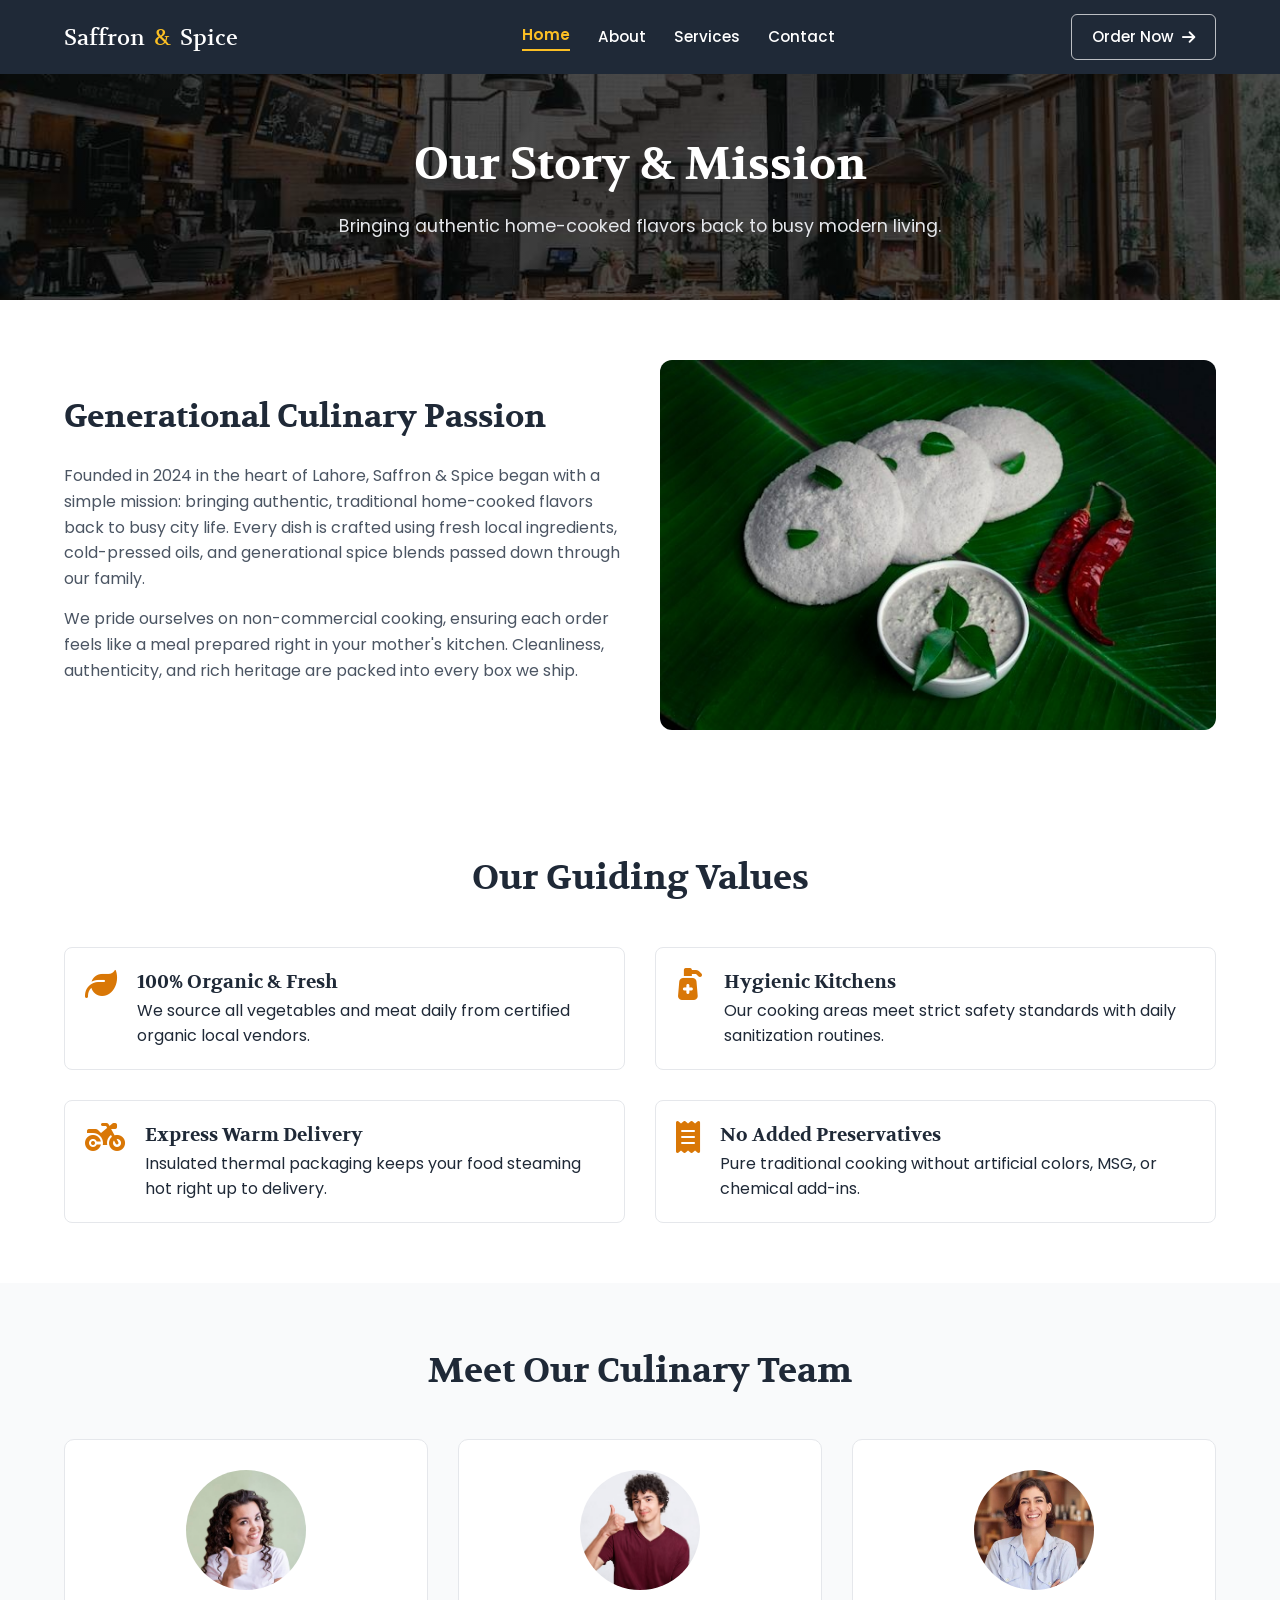
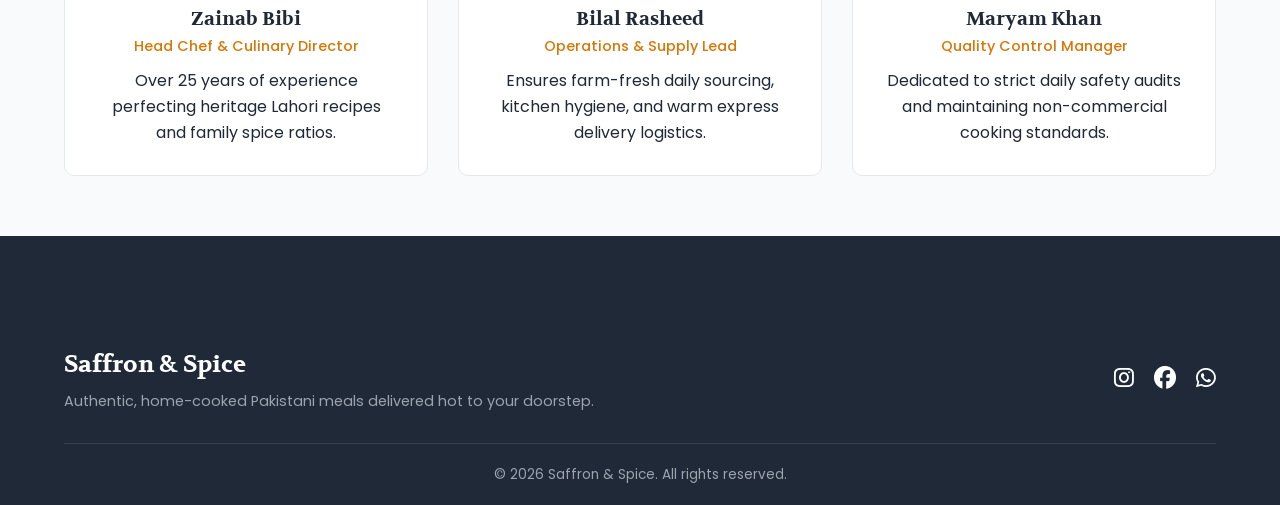
<file: index.html>
<!DOCTYPE html>
<html lang="en">
<head>
    <meta charset="UTF-8">
    <meta name="viewport" content="width=device-width, initial-scale=1.0">
    <title>Saffron & Spice — Authentic Homemade Meals</title>
    <meta name="description" content="Learn about Saffron & Spice, our traditional Pakistani culinary roots, and the passionate team behind our homemade food delivery in Lahore.">
    <!-- Favicon -->
    <link rel="icon" href="assets/icon.svg" type="image/x-icon">
    <!-- Google Fonts & Icons -->
    <link rel="preconnect" href="https://fonts.googleapis.com">
    <link rel="preconnect" href="https://fonts.gstatic.com" crossorigin>
    <link href="https://fonts.googleapis.com/css2?family=Poppins:wght@400;500;600&family=Volkhov:wght@700&display=swap" rel="stylesheet">
    <link rel="stylesheet" href="https://cdnjs.cloudflare.com/ajax/libs/font-awesome/6.5.0/css/all.min.css">
    <link rel="stylesheet" href="style.css">
</head>
<body>

    <!-- Navigation -->
    <header>
        <nav class="site-nav" aria-label="Main navigation">
            <a href="index.html" class="brand" aria-label="Saffron and Spice home">Saffron <span>&amp;</span> Spice</a>
            <button class="menu-toggle" type="button" aria-expanded="false" aria-controls="primary-menu" aria-label="Open navigation menu">
                <i class="fa-solid fa-bars" aria-hidden="true"></i>
            </button>
            <div class="nav-menu" id="primary-menu">
                <div class="nav-links">
                    <a href="index.html">Home</a>
                    <a href="about.html">About</a>
                    <a href="services.html">Services</a>
                    <a href="contact.html">Contact</a>
                </div>
                <a href="contact.html" class="nav-cta">Order Now <i class="fa-solid fa-arrow-right" aria-hidden="true"></i></a>
            </div>
        </nav>
    </header>

    <!-- Page Header Banner -->
    <section class="page-header">
        <h1>Our Story & Mission</h1>
        <p>Bringing authentic home-cooked flavors back to busy modern living.</p>
    </section>

    <!-- Detailed Story Section -->
    <section class="about-section container">
        <div class="about-grid">
            <div class="about-text">
                <h2>Generational Culinary Passion</h2>
                <p>Founded in 2024 in the heart of Lahore, Saffron & Spice began with a simple mission: bringing authentic, traditional home-cooked flavors back to busy city life. Every dish is crafted using fresh local ingredients, cold-pressed oils, and generational spice blends passed down through our family.</p>
                <p>We pride ourselves on non-commercial cooking, ensuring each order feels like a meal prepared right in your mother's kitchen. Cleanliness, authenticity, and rich heritage are packed into every box we ship.</p>
            </div>
            <div class="about-image">
                <img src="assets/photo1.webp" alt="Fresh traditional Pakistani dishes" width="600" height="400" loading="lazy" decoding="async">
            </div>
        </div>
    </section>

    <!-- Why Us Grid -->
    <section class="why-us-section container">
        <h2 class="section-title">Our Guiding Values</h2>
        <div class="why-us-grid">
            <div class="benefit-item">
                <i class="fa-solid fa-leaf benefit-icon"></i>
                <div>
                    <h3>100% Organic & Fresh</h3>
                    <p>We source all vegetables and meat daily from certified organic local vendors.</p>
                </div>
            </div>
            <div class="benefit-item">
                <i class="fa-solid fa-pump-medical benefit-icon"></i>
                <div>
                    <h3>Hygienic Kitchens</h3>
                    <p>Our cooking areas meet strict safety standards with daily sanitization routines.</p>
                </div>
            </div>
            <div class="benefit-item">
                <i class="fa-solid fa-motorcycle benefit-icon"></i>
                <div>
                    <h3>Express Warm Delivery</h3>
                    <p>Insulated thermal packaging keeps your food steaming hot right up to delivery.</p>
                </div>
            </div>
            <div class="benefit-item">
                <i class="fa-solid fa-receipt benefit-icon"></i>
                <div>
                    <h3>No Added Preservatives</h3>
                    <p>Pure traditional cooking without artificial colors, MSG, or chemical add-ins.</p>
                </div>
            </div>
        </div>
    </section>

    <!-- Required Team Section -->
    <section class="team-section bg-light">
        <div class="container">
            <h2 class="section-title">Meet Our Culinary Team</h2>
            <div class="team-grid">
                <div class="card team-card">
                    <img src="assets/image2.webp" alt="Executive Chef Zainab" class="team-img" width="120" height="120" loading="lazy" decoding="async">
                    <h3>Zainab Bibi</h3>
                    <p class="team-role">Head Chef & Culinary Director</p>
                    <p>Over 25 years of experience perfecting heritage Lahori recipes and family spice ratios.</p>
                </div>
                <div class="card team-card">
                    <img src="assets/image3.webp" alt="Operations Lead Bilal" class="team-img" width="120" height="120" loading="lazy" decoding="async">
                    <h3>Bilal Rasheed</h3>
                    <p class="team-role">Operations & Supply Lead</p>
                    <p>Ensures farm-fresh daily sourcing, kitchen hygiene, and warm express delivery logistics.</p>
                </div>
                <div class="card team-card">
                    <img src="assets/image1.webp" alt="Quality Manager Maryam" class="team-img" width="120" height="120" loading="lazy" decoding="async">
                    <h3>Maryam Khan</h3>
                    <p class="team-role">Quality Control Manager</p>
                    <p>Dedicated to strict daily safety audits and maintaining non-commercial cooking standards.</p>
                </div>
            </div>
        </div>
    </section>

    <!-- Footer -->
    <footer class="footer">
        <div class="container footer-content">
            <div class="footer-info">
                <h3>Saffron & Spice</h3>
                <p>Authentic, home-cooked Pakistani meals delivered hot to your doorstep.</p>
            </div>
            <div class="social-links">
                <a href="#" aria-label="Instagram"><i class="fa-brands fa-instagram"></i></a>
                <a href="#" aria-label="Facebook"><i class="fa-brands fa-facebook"></i></a>
                <a href="#" aria-label="WhatsApp"><i class="fa-brands fa-whatsapp"></i></a>
            </div>
        </div>
        <div class="copyright">
            <p>© 2026 Saffron & Spice. All rights reserved.</p>
        </div>
    </footer>

    <script src="script.js"></script>

</body>
</html>
</file>
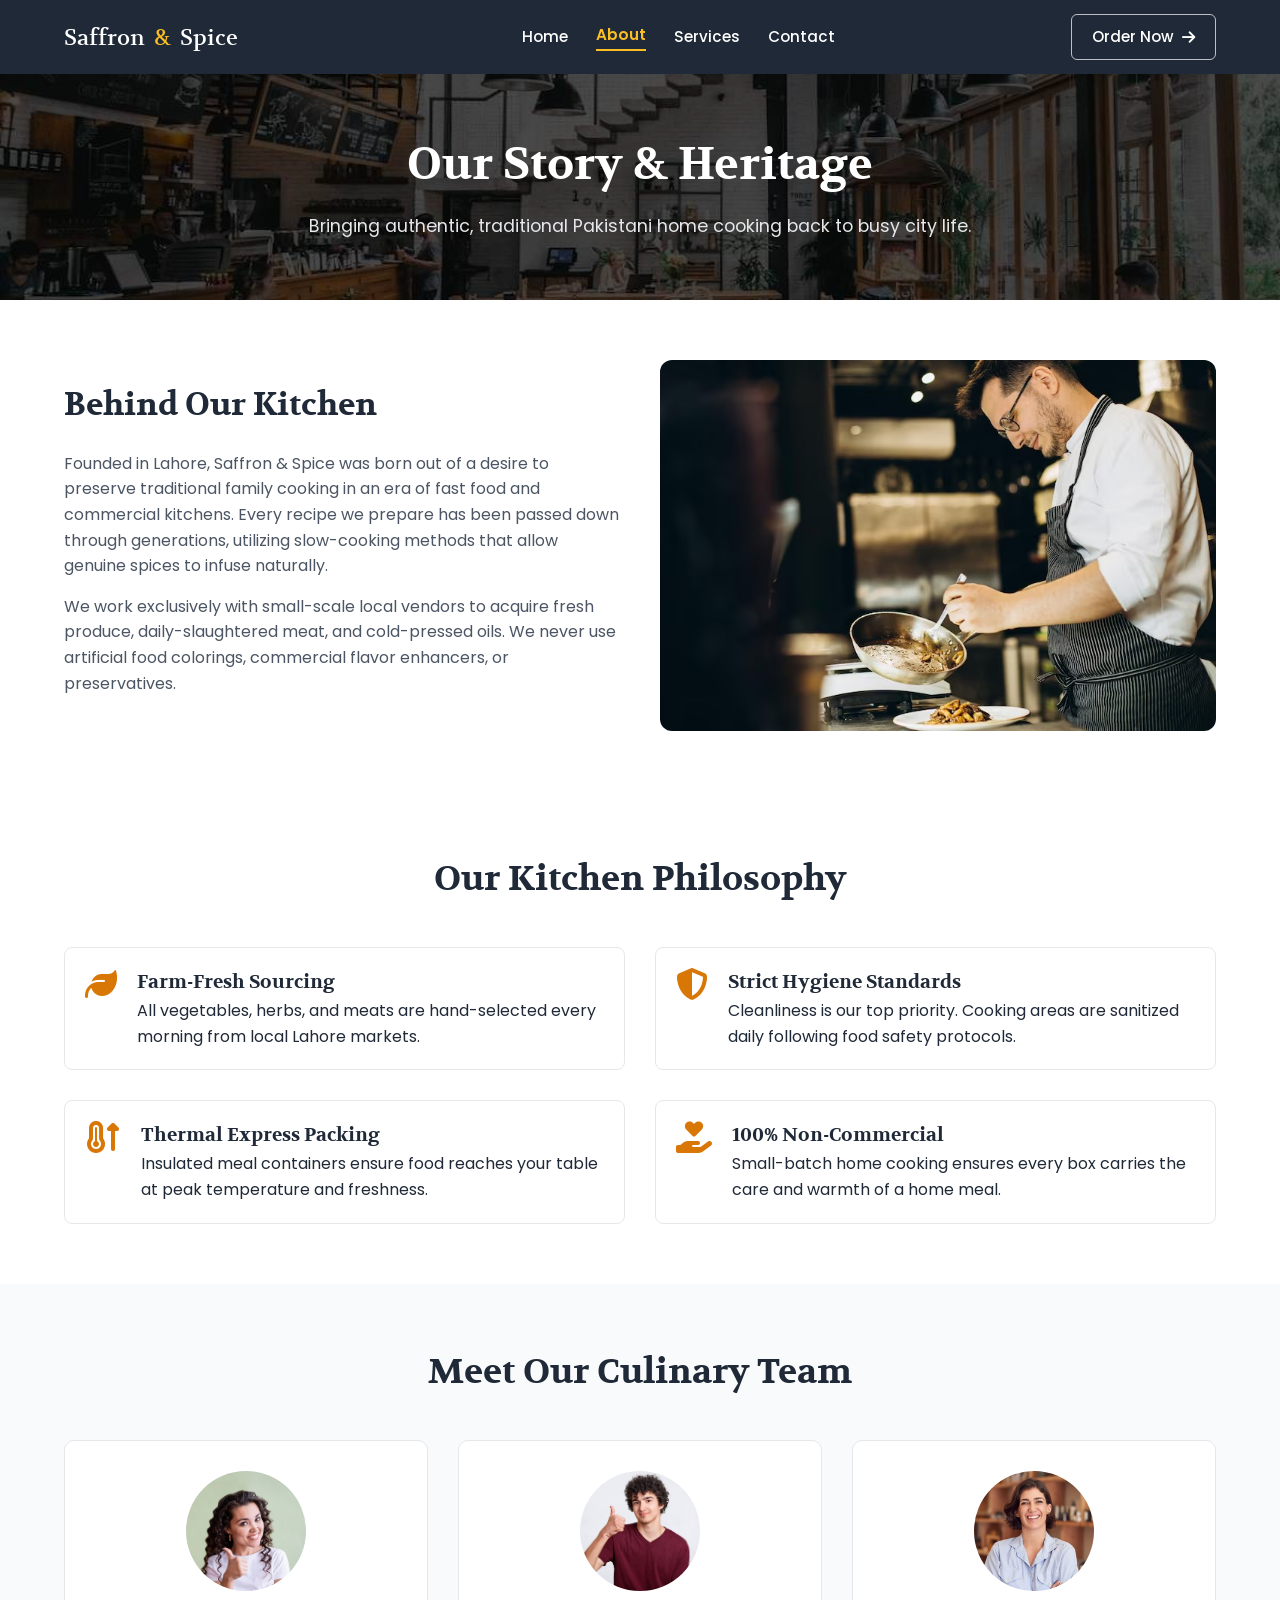
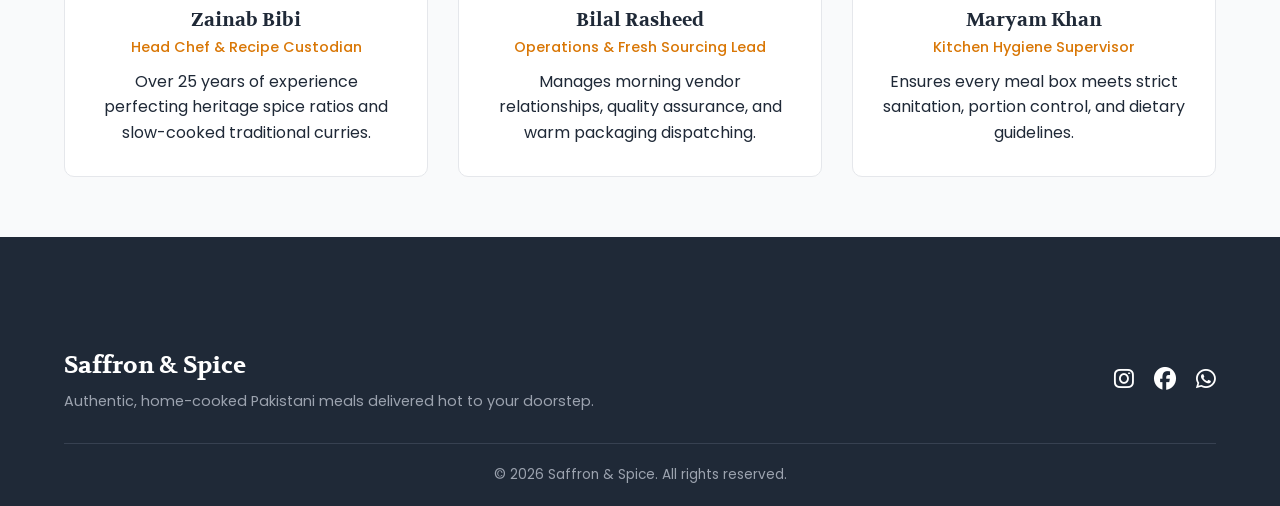
<file: about.html>
<!DOCTYPE html>
<html lang="en">
<head>
    <meta charset="UTF-8">
    <meta name="viewport" content="width=device-width, initial-scale=1.0">
    <title>About Us — Saffron & Spice</title>
    <meta name="description" content="Discover our culinary journey, heritage recipes, and meet the passionate kitchen team behind Saffron & Spice in Lahore.">
    <link rel="icon" href="assets/icon.svg" type="image/x-icon">
    <link rel="preconnect" href="https://fonts.googleapis.com">
    <link rel="preconnect" href="https://fonts.gstatic.com" crossorigin>
    <link href="https://fonts.googleapis.com/css2?family=Poppins:wght@400;500;600&family=Volkhov:wght@700&display=swap" rel="stylesheet">
    <link rel="stylesheet" href="https://cdnjs.cloudflare.com/ajax/libs/font-awesome/6.5.0/css/all.min.css">
    <link rel="stylesheet" href="style.css">
</head>
<body>

    <!-- Header Navigation -->
    <header>
        <nav class="site-nav" aria-label="Main navigation">
            <a href="index.html" class="brand">Saffron <span>&amp;</span> Spice</a>
            <button class="menu-toggle" type="button" aria-expanded="false" aria-controls="primary-menu" aria-label="Open navigation menu">
                <i class="fa-solid fa-bars" aria-hidden="true"></i>
            </button>
            <div class="nav-menu" id="primary-menu">
                <div class="nav-links">
                    <a href="index.html">Home</a>
                    <a href="about.html">About</a>
                    <a href="services.html">Services</a>
                    <a href="contact.html">Contact</a>
                </div>
                <a href="contact.html" class="nav-cta">Order Now <i class="fa-solid fa-arrow-right" aria-hidden="true"></i></a>
            </div>
        </nav>
    </header>

    <!-- Page Banner -->
    <section class="page-header">
        <h1>Our Story &amp; Heritage</h1>
        <p>Bringing authentic, traditional Pakistani home cooking back to busy city life.</p>
    </section>

    <!-- Deep Dive Story -->
    <section class="about-section container">
        <div class="about-grid">
            <div class="about-text">
                <h2>Behind Our Kitchen</h2>
                <p>Founded in Lahore, Saffron &amp; Spice was born out of a desire to preserve traditional family cooking in an era of fast food and commercial kitchens. Every recipe we prepare has been passed down through generations, utilizing slow-cooking methods that allow genuine spices to infuse naturally.</p>
                <p>We work exclusively with small-scale local vendors to acquire fresh produce, daily-slaughtered meat, and cold-pressed oils. We never use artificial food colorings, commercial flavor enhancers, or preservatives.</p>
            </div>
            <div class="about-image">
                <img src="assets/about.webp" alt="Traditional home-cooked Pakistani meal setup">
            </div>
        </div>
    </section>

    <!-- Guiding Core Values -->
    <section class="why-us-section container">
        <h2 class="section-title">Our Kitchen Philosophy</h2>
        <div class="why-us-grid">
            <div class="benefit-item">
                <i class="fa-solid fa-leaf benefit-icon"></i>
                <div>
                    <h3>Farm-Fresh Sourcing</h3>
                    <p>All vegetables, herbs, and meats are hand-selected every morning from local Lahore markets.</p>
                </div>
            </div>
            <div class="benefit-item">
                <i class="fa-solid fa-shield-halved benefit-icon"></i>
                <div>
                    <h3>Strict Hygiene Standards</h3>
                    <p>Cleanliness is our top priority. Cooking areas are sanitized daily following food safety protocols.</p>
                </div>
            </div>
            <div class="benefit-item">
                <i class="fa-solid fa-temperature-arrow-up benefit-icon"></i>
                <div>
                    <h3>Thermal Express Packing</h3>
                    <p>Insulated meal containers ensure food reaches your table at peak temperature and freshness.</p>
                </div>
            </div>
            <div class="benefit-item">
                <i class="fa-solid fa-hand-holding-heart benefit-icon"></i>
                <div>
                    <h3>100% Non-Commercial</h3>
                    <p>Small-batch home cooking ensures every box carries the care and warmth of a home meal.</p>
                </div>
            </div>
        </div>
    </section>

    <!-- Team Members Section -->
    <section class="team-section bg-light">
        <div class="container">
            <h2 class="section-title">Meet Our Culinary Team</h2>
            <div class="team-grid">
                <div class="card team-card">
                    <img src="assets/image2.webp" alt="Chef Zainab Bibi" class="team-img">
                    <h3>Zainab Bibi</h3>
                    <p class="team-role">Head Chef &amp; Recipe Custodian</p>
                    <p>Over 25 years of experience perfecting heritage spice ratios and slow-cooked traditional curries.</p>
                </div>
                <div class="card team-card">
                    <img src="assets/image3.webp" alt="Bilal Rasheed Operations Lead" class="team-img">
                    <h3>Bilal Rasheed</h3>
                    <p class="team-role">Operations &amp; Fresh Sourcing Lead</p>
                    <p>Manages morning vendor relationships, quality assurance, and warm packaging dispatching.</p>
                </div>
                <div class="card team-card">
                    <img src="assets/image1.webp" alt="Maryam Khan Quality Control" class="team-img">
                    <h3>Maryam Khan</h3>
                    <p class="team-role">Kitchen Hygiene Supervisor</p>
                    <p>Ensures every meal box meets strict sanitation, portion control, and dietary guidelines.</p>
                </div>
            </div>
        </div>
    </section>

    <!-- Footer -->
    <footer class="footer">
        <div class="container footer-content">
            <div class="footer-info">
                <h3>Saffron &amp; Spice</h3>
                <p>Authentic, home-cooked Pakistani meals delivered hot to your doorstep.</p>
            </div>
            <div class="social-links">
                <a href="#" aria-label="Instagram"><i class="fa-brands fa-instagram"></i></a>
                <a href="#" aria-label="Facebook"><i class="fa-brands fa-facebook"></i></a>
                <a href="#" aria-label="WhatsApp"><i class="fa-brands fa-whatsapp"></i></a>
            </div>
        </div>
        <div class="copyright">
            <p>© 2026 Saffron &amp; Spice. All rights reserved.</p>
        </div>
    </footer>

    <script src="script.js"></script>

</body>
</html>
</file>
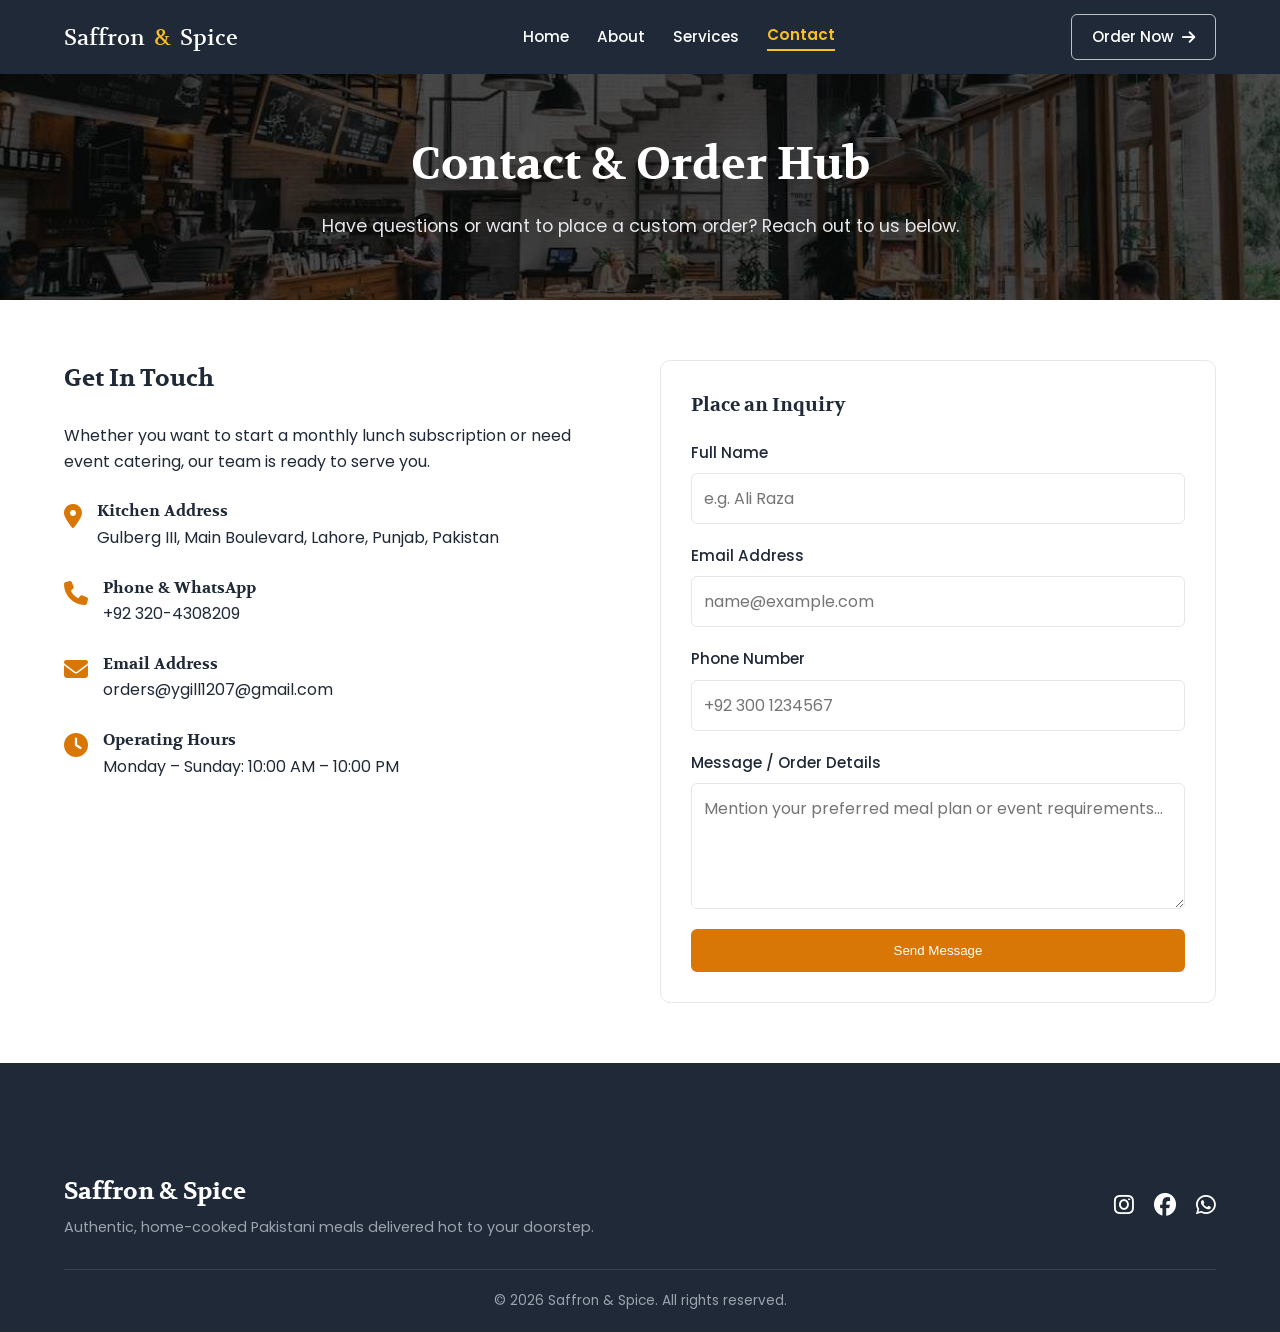
<file: contact.html>
<!DOCTYPE html>
<html lang="en">
<head>
    <meta charset="UTF-8">
    <meta name="viewport" content="width=device-width, initial-scale=1.0">
    
    <!-- SEO Metadata -->
    <title>Contact Us — Saffron & Spice</title>
    <meta name="description" content="Get in touch with Saffron & Spice Lahore. Place your order, inquire about catering, or visit our central kitchen.">
    
    <!-- Favicon -->
    <link rel="icon" href="assets/icon.svg" type="image/x-icon">

    <!-- Google Fonts & Icons -->
    <link rel="preconnect" href="https://fonts.googleapis.com">
    <link rel="preconnect" href="https://fonts.gstatic.com" crossorigin>
    <link href="https://fonts.googleapis.com/css2?family=Poppins:wght@400;500;600&family=Volkhov:wght@700&display=swap" rel="stylesheet">
    <link rel="stylesheet" href="https://cdnjs.cloudflare.com/ajax/libs/font-awesome/6.5.0/css/all.min.css">
    
    <link rel="stylesheet" href="style.css">
</head>
<body>

    <!-- Navigation -->
    <header>
        <nav class="site-nav" aria-label="Main navigation">
            <a href="index.html" class="brand" aria-label="Saffron and Spice home">Saffron <span>&amp;</span> Spice</a>
            <button class="menu-toggle" type="button" aria-expanded="false" aria-controls="primary-menu" aria-label="Open navigation menu">
                <i class="fa-solid fa-bars" aria-hidden="true"></i>
            </button>
            <div class="nav-menu" id="primary-menu">
                <div class="nav-links">
                    <a href="index.html">Home</a>
                    <a href="about.html">About</a>
                    <a href="services.html">Services</a>
                    <a href="contact.html">Contact</a>
                </div>
                <a href="contact.html" class="nav-cta">Order Now <i class="fa-solid fa-arrow-right" aria-hidden="true"></i></a>
            </div>
        </nav>
    </header>

    <!-- Page Header Banner -->
    <section class="page-header">
        <h1>Contact & Order Hub</h1>
        <p>Have questions or want to place a custom order? Reach out to us below.</p>
    </section>

    <!-- Contact Details & Form Grid -->
    <section class="contact-section container">
        <div class="contact-grid">
            
            <!-- Contact Details -->
            <div class="contact-info">
                <h2>Get In Touch</h2>
                <p>Whether you want to start a monthly lunch subscription or need event catering, our team is ready to serve you.</p>

                <div class="info-item">
                    <i class="fa-solid fa-location-dot"></i>
                    <div>
                        <h4>Kitchen Address</h4>
                        <p>Gulberg III, Main Boulevard, Lahore, Punjab, Pakistan</p>
                    </div>
                </div>

                <div class="info-item">
                    <i class="fa-solid fa-phone"></i>
                    <div>
                        <h4>Phone & WhatsApp</h4>
                        <p>+92 320-4308209</p>
                    </div>
                </div>

                <div class="info-item">
                    <i class="fa-solid fa-envelope"></i>
                    <div>
                        <h4>Email Address</h4>
                        <p>orders@ygill1207@gmail.com</p>
                    </div>
                </div>

                <div class="info-item">
                    <i class="fa-solid fa-clock"></i>
                    <div>
                        <h4>Operating Hours</h4>
                        <p>Monday – Sunday: 10:00 AM – 10:00 PM</p>
                    </div>
                </div>
            </div>

            <!-- Form -->
            <form class="contact-form">
                <h3>Place an Inquiry</h3>
                <div class="form-group">
                    <label for="name">Full Name</label>
                    <input type="text" id="name" name="name" placeholder="e.g. Ali Raza" required>
                </div>
                <div class="form-group">
                    <label for="email">Email Address</label>
                    <input type="email" id="email" name="email" placeholder="name@example.com" required>
                </div>
                <div class="form-group">
                    <label for="phone">Phone Number</label>
                    <input type="tel" id="phone" name="phone" placeholder="+92 300 1234567" required>
                </div>
                <div class="form-group">
                    <label for="message">Message / Order Details</label>
                    <textarea id="message" name="message" rows="4" placeholder="Mention your preferred meal plan or event requirements..." required></textarea>
                </div>
                <button type="submit" class="btn btn-primary submit-btn">Send Message</button>
            </form>

        </div>
    </section>

    <!-- Footer -->
    <footer class="footer">
        <div class="container footer-content">
            <div class="footer-info">
                <h3>Saffron & Spice</h3>
                <p>Authentic, home-cooked Pakistani meals delivered hot to your doorstep.</p>
            </div>
            <div class="social-links">
                <a href="#" aria-label="Instagram"><i class="fa-brands fa-instagram"></i></a>
                <a href="#" aria-label="Facebook"><i class="fa-brands fa-facebook"></i></a>
                <a href="#" aria-label="WhatsApp"><i class="fa-brands fa-whatsapp"></i></a>
            </div>
        </div>
        <div class="copyright">
            <p>© 2026 Saffron & Spice. All rights reserved.</p>
        </div>
    </footer>

    <script src="script.js"></script>

</body>
</html>
</file>
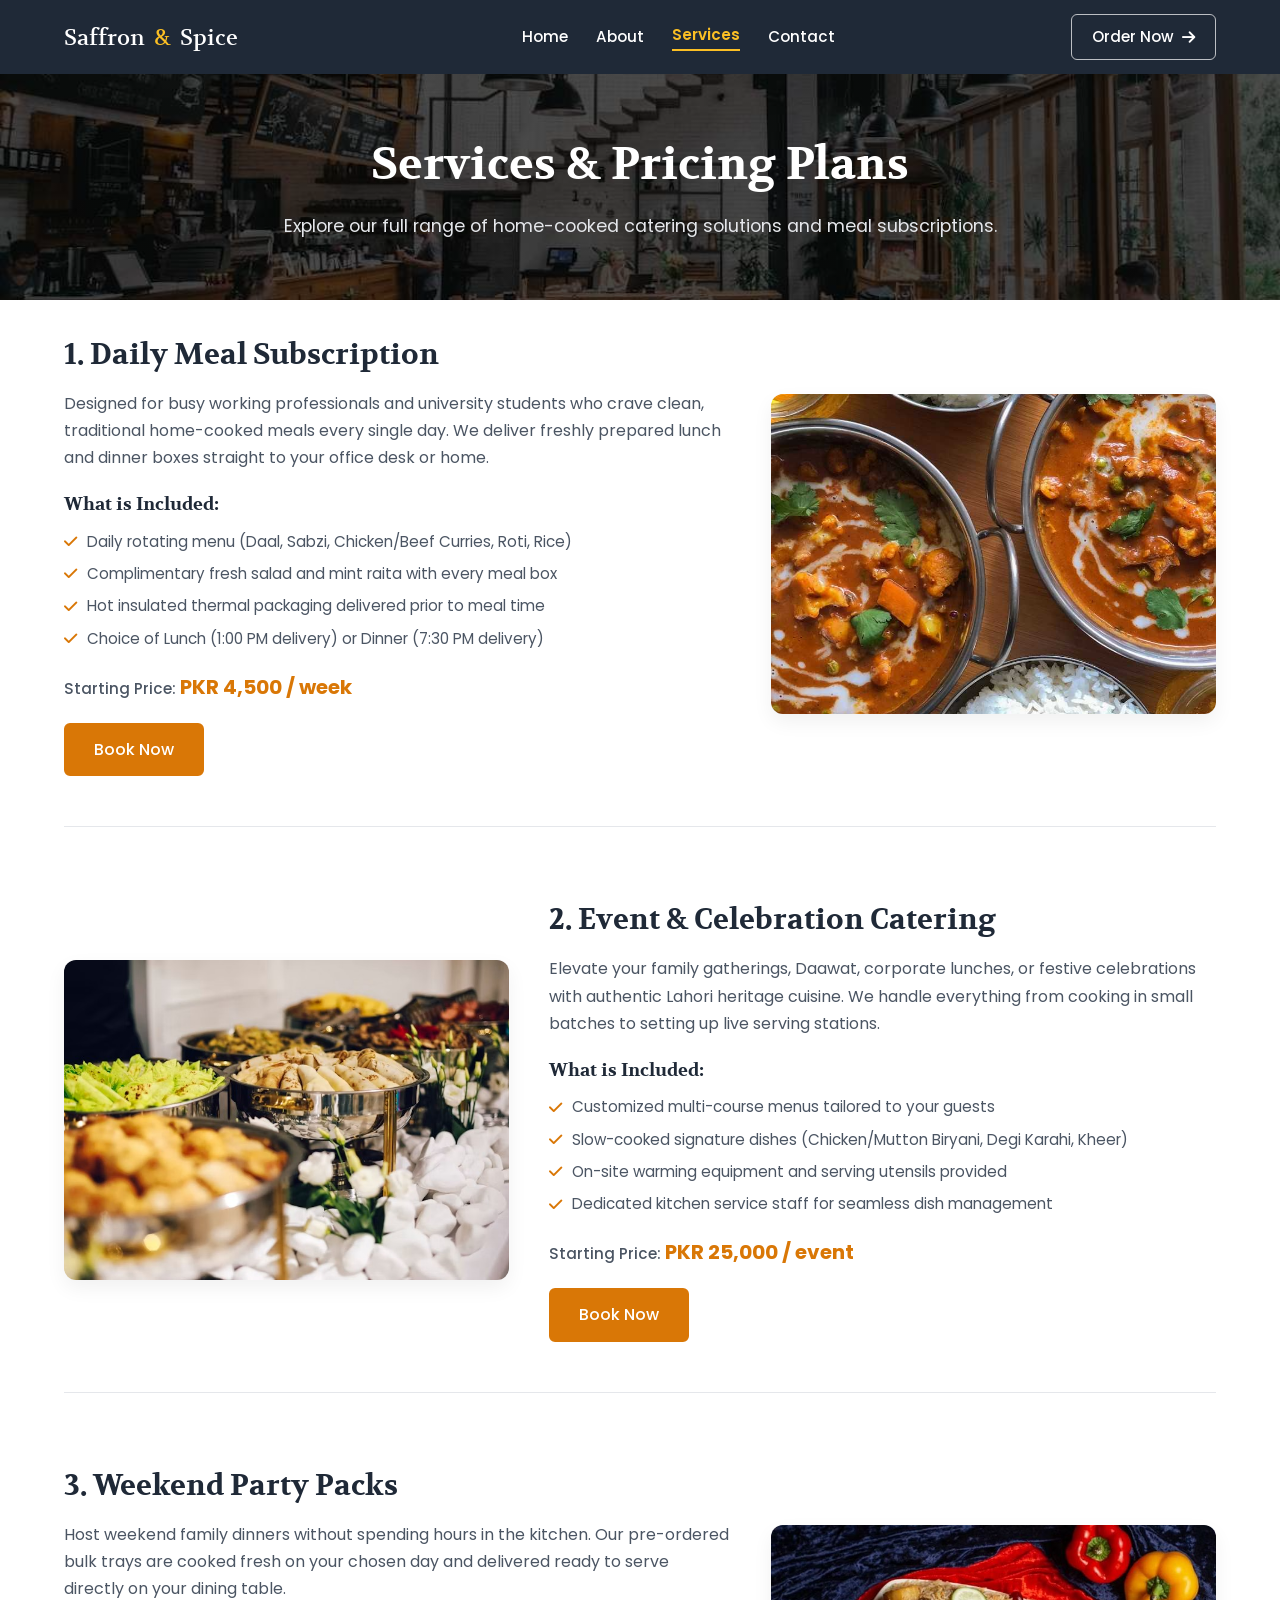
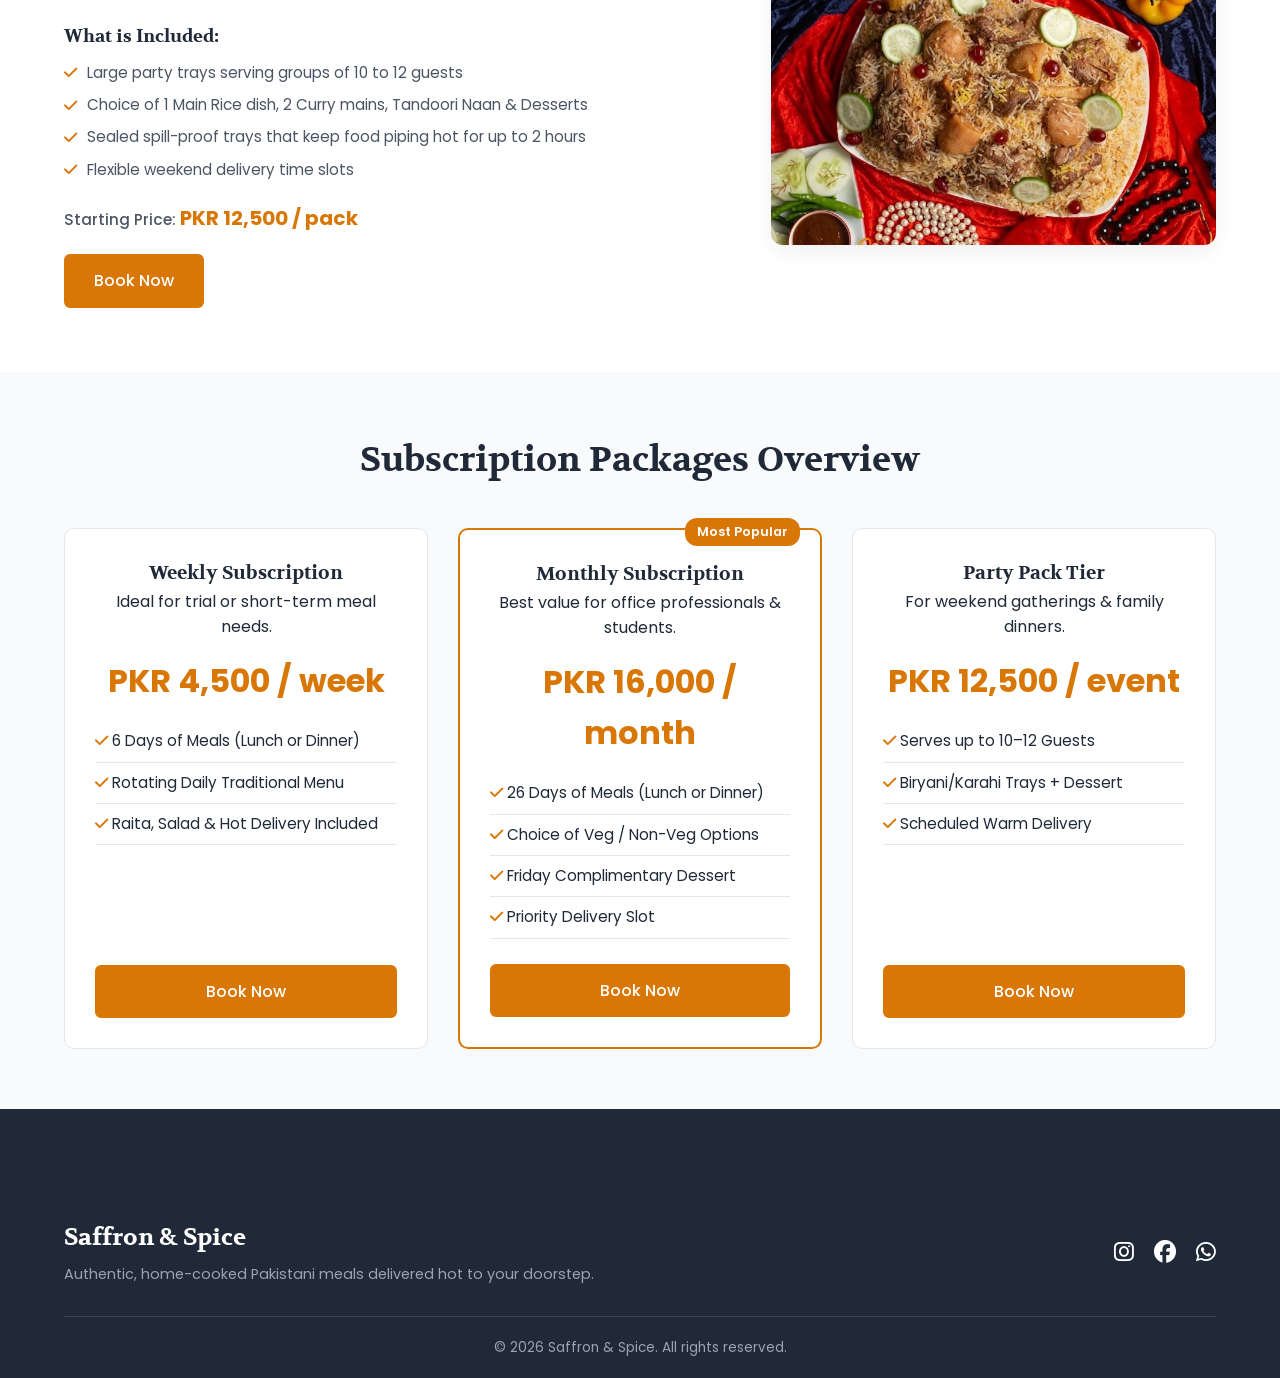
<file: services.html>
<!DOCTYPE html>
<html lang="en">
<head>
    <meta charset="UTF-8">
    <meta name="viewport" content="width=device-width, initial-scale=1.0">
    
    <!-- SEO Metadata -->
    <title>Our Services & Pricing — Saffron & Spice</title>
    <meta name="description" content="Explore daily Pakistani meal subscriptions, event catering, and custom party pack pricing in Lahore.">
    
    <!-- Favicon -->
    <link rel="icon" href="assets/icon.svg" type="image/x-icon">

    <!-- Google Fonts & Icons -->
    <link rel="preconnect" href="https://fonts.googleapis.com">
    <link rel="preconnect" href="https://fonts.gstatic.com" crossorigin>
    <link href="https://fonts.googleapis.com/css2?family=Poppins:wght@400;500;600&family=Volkhov:wght@700&display=swap" rel="stylesheet">
    <link rel="stylesheet" href="https://cdnjs.cloudflare.com/ajax/libs/font-awesome/6.5.0/css/all.min.css">
    
    <link rel="stylesheet" href="style.css">
</head>
<body>

    <!-- Header Navigation -->
    <header>
        <nav class="site-nav" aria-label="Main navigation">
            <a href="index.html" class="brand" aria-label="Saffron and Spice home">Saffron <span>&amp;</span> Spice</a>
            <button class="menu-toggle" type="button" aria-expanded="false" aria-controls="primary-menu" aria-label="Open navigation menu">
                <i class="fa-solid fa-bars" aria-hidden="true"></i>
            </button>
            <div class="nav-menu" id="primary-menu">
                <div class="nav-links">
                    <a href="index.html">Home</a>
                    <a href="about.html">About</a>
                    <a href="services.html">Services</a>
                    <a href="contact.html">Contact</a>
                </div>
                <a href="contact.html" class="nav-cta">Order Now <i class="fa-solid fa-arrow-right" aria-hidden="true"></i></a>
            </div>
        </nav>
    </header>

    <!-- Page Banner -->
    <section class="page-header">
        <h1>Services &amp; Pricing Plans</h1>
        <p>Explore our full range of home-cooked catering solutions and meal subscriptions.</p>
    </section>

    <!-- Detailed Services Breakdown (3 Full Sections) -->
    <section class="services-detail-section container">
        
        <!-- Service 1: Daily Meal Subscription -->
        <div class="service-detail-item">
            <div class="service-detail-text">
                <h2>1. Daily Meal Subscription</h2>
                <p>Designed for busy working professionals and university students who crave clean, traditional home-cooked meals every single day. We deliver freshly prepared lunch and dinner boxes straight to your office desk or home.</p>
                
                <h3>What is Included:</h3>
                <ul class="service-includes-list">
                    <li><i class="fa-solid fa-check" style="color: #d97706;"></i> Daily rotating menu (Daal, Sabzi, Chicken/Beef Curries, Roti, Rice)</li>
                    <li><i class="fa-solid fa-check" style="color: #d97706;"></i> Complimentary fresh salad and mint raita with every meal box</li>
                    <li><i class="fa-solid fa-check" style="color: #d97706;"></i> Hot insulated thermal packaging delivered prior to meal time</li>
                    <li><i class="fa-solid fa-check" style="color: #d97706;"></i> Choice of Lunch (1:00 PM delivery) or Dinner (7:30 PM delivery)</li>
                </ul>

                <div class="service-price-tag">
                    <span>Starting Price:</span> PKR 4,500 / week
                </div>

                <a href="contact.html" class="btn btn-primary">Book Now</a>
            </div>
            <div class="service-detail-image">
                <img src="assets/service1.webp" alt="Daily Meal Box Delivery" width="600" height="320" loading="lazy" decoding="async">
            </div>
        </div>

        <!-- Service 2: Event & Function Catering -->
        <div class="service-detail-item reverse">
            <div class="service-detail-text">
                <h2>2. Event &amp; Celebration Catering</h2>
                <p>Elevate your family gatherings, Daawat, corporate lunches, or festive celebrations with authentic Lahori heritage cuisine. We handle everything from cooking in small batches to setting up live serving stations.</p>
                
                <h3>What is Included:</h3>
                <ul class="service-includes-list">
                    <li><i class="fa-solid fa-check" style="color: #d97706;"></i> Customized multi-course menus tailored to your guests</li>
                    <li><i class="fa-solid fa-check" style="color: #d97706;"></i> Slow-cooked signature dishes (Chicken/Mutton Biryani, Degi Karahi, Kheer)</li>
                    <li><i class="fa-solid fa-check" style="color: #d97706;"></i> On-site warming equipment and serving utensils provided</li>
                    <li><i class="fa-solid fa-check" style="color: #d97706;"></i> Dedicated kitchen service staff for seamless dish management</li>
                </ul>

                <div class="service-price-tag">
                    <span>Starting Price:</span> PKR 25,000 / event
                </div>

                <a href="contact.html" class="btn btn-primary">Book Now</a>
            </div>
            <div class="service-detail-image">
                <img src="assets/service2.webp" alt="Event Catering Setup" width="600" height="320" loading="lazy" decoding="async">
            </div>
        </div>

        <!-- Service 3: Custom Weekend Party Packs -->
        <div class="service-detail-item">
            <div class="service-detail-text">
                <h2>3. Weekend Party Packs</h2>
                <p>Host weekend family dinners without spending hours in the kitchen. Our pre-ordered bulk trays are cooked fresh on your chosen day and delivered ready to serve directly on your dining table.</p>
                
                <h3>What is Included:</h3>
                <ul class="service-includes-list">
                    <li><i class="fa-solid fa-check" style="color: #d97706;"></i> Large party trays serving groups of 10 to 12 guests</li>
                    <li><i class="fa-solid fa-check" style="color: #d97706;"></i> Choice of 1 Main Rice dish, 2 Curry mains, Tandoori Naan & Desserts</li>
                    <li><i class="fa-solid fa-check" style="color: #d97706;"></i> Sealed spill-proof trays that keep food piping hot for up to 2 hours</li>
                    <li><i class="fa-solid fa-check" style="color: #d97706;"></i> Flexible weekend delivery time slots</li>
                </ul>

                <div class="service-price-tag">
                    <span>Starting Price:</span> PKR 12,500 / pack
                </div>

                <a href="contact.html" class="btn btn-primary">Book Now</a>
            </div>
            <div class="service-detail-image">
                <img src="assets/service3.webp" alt="Family Party Food Trays" width="600" height="320" loading="lazy" decoding="async">
            </div>
        </div>

    </section>

    <!-- Pricing Cards Overview Section -->
    <section class="pricing-section bg-light">
        <div class="container">
            <h2 class="section-title">Subscription Packages Overview</h2>
            <div class="pricing-grid">
                
                <!-- Plan 1 -->
                <div class="card pricing-card">
                    <div>
                        <h3>Weekly Subscription</h3>
                        <p>Ideal for trial or short-term meal needs.</p>
                        <div class="price">PKR 4,500 <span>/ week</span></div>
                        <ul class="pricing-features">
                            <li><i class="fa-solid fa-check" style="color: #d97706;"></i> 6 Days of Meals (Lunch or Dinner)</li>
                            <li><i class="fa-solid fa-check" style="color: #d97706;"></i> Rotating Daily Traditional Menu</li>
                            <li><i class="fa-solid fa-check" style="color: #d97706;"></i> Raita, Salad & Hot Delivery Included</li>
                        </ul>
                    </div>
                    <a href="contact.html" class="btn btn-primary">Book Now</a>
                </div>

                <!-- Plan 2 (Popular) -->
                <div class="card pricing-card popular">
                    <span class="badge">Most Popular</span>
                    <div>
                        <h3>Monthly Subscription</h3>
                        <p>Best value for office professionals & students.</p>
                        <div class="price">PKR 16,000 <span>/ month</span></div>
                        <ul class="pricing-features">
                            <li><i class="fa-solid fa-check" style="color: #d97706;"></i> 26 Days of Meals (Lunch or Dinner)</li>
                            <li><i class="fa-solid fa-check" style="color: #d97706;"></i> Choice of Veg / Non-Veg Options</li>
                            <li><i class="fa-solid fa-check" style="color: #d97706;"></i> Friday Complimentary Dessert</li>
                            <li><i class="fa-solid fa-check" style="color: #d97706;"></i> Priority Delivery Slot</li>
                        </ul>
                    </div>
                    <a href="contact.html" class="btn btn-primary">Book Now</a>
                </div>

                <!-- Plan 3 -->
                <div class="card pricing-card">
                    <div>
                        <h3>Party Pack Tier</h3>
                        <p>For weekend gatherings & family dinners.</p>
                        <div class="price">PKR 12,500 <span>/ event</span></div>
                        <ul class="pricing-features">
                            <li><i class="fa-solid fa-check" style="color: #d97706;"></i> Serves up to 10–12 Guests</li>
                            <li><i class="fa-solid fa-check" style="color: #d97706;"></i> Biryani/Karahi Trays + Dessert</li>
                            <li><i class="fa-solid fa-check" style="color: #d97706;"></i> Scheduled Warm Delivery</li>
                        </ul>
                    </div>
                    <a href="contact.html" class="btn btn-primary">Book Now</a>
                </div>

            </div>
        </div>
    </section>

    <!-- Footer -->
    <footer class="footer">
        <div class="container footer-content">
            <div class="footer-info">
                <h3>Saffron &amp; Spice</h3>
                <p>Authentic, home-cooked Pakistani meals delivered hot to your doorstep.</p>
            </div>
            <div class="social-links">
                <a href="#" aria-label="Instagram"><i class="fa-brands fa-instagram"></i></a>
                <a href="#" aria-label="Facebook"><i class="fa-brands fa-facebook"></i></a>
                <a href="#" aria-label="WhatsApp"><i class="fa-brands fa-whatsapp"></i></a>
            </div>
        </div>
        <div class="copyright">
            <p>© 2026 Saffron &amp; Spice. All rights reserved.</p>
        </div>
    </footer>

    <script src="script.js"></script>

</body>
</html>
</file>
<file: style.css>
/* Styling Reset & Variable Configuration */
:root {
    --primary-color: #d97706;
    --primary-hover: #b45309;
    --dark-color: #1f2937;
    --light-bg: #f9fafb;
    --white: #ffffff;
    --gray-border: #e5e7eb;
    --text-muted: #4b5563;
    --font-heading: 'Volkhov', Georgia, serif;
    --font-body: 'Poppins', -apple-system, BlinkMacSystemFont, 'Segoe UI', Roboto, sans-serif;
}

* {
    margin: 0;
    padding: 0;
    box-sizing: border-box;
}

html {
    scroll-behavior: smooth;
}

body {
    font-family: var(--font-body);
    color: var(--dark-color);
    line-height: 1.6;
    padding-top: 70px;
}

h1, h2, h3, h4 {
    font-family: var(--font-heading);
}

img {
    max-width: 100%;
    height: auto;
    display: block;
}

.container {
    width: 90%;
    max-width: 1200px;
    margin: 0 auto;
    padding: 60px 0;
}

.bg-light {
    background-color: var(--light-bg);
}

/* Header Navigation */
.site-nav {
    position: fixed;
    top: 0;
    left: 0;
    right: 0;
    width: 100%;
    padding: 14px 5%;
    background-color: var(--dark-color);
    display: flex;
    align-items: center;
    justify-content: space-between;
    z-index: 100;
}

.brand {
    display: inline-flex;
    align-items: center;
    gap: 9px;
    color: var(--white);
    font-family: var(--font-heading);
    font-size: 1.35rem;
    text-decoration: none;
    white-space: nowrap;
}

.brand-icon {
    width: 34px;
    height: 34px;
    display: block;
    flex: 0 0 34px;
}

.brand span {
    color: #fbbf24;
}

.nav-menu {
    flex: 1;
    display: flex;
    align-items: center;
    justify-content: space-between;
    margin-left: 48px;
}

.nav-links {
    display: flex;
    align-items: center;
    justify-content: center;
    gap: 28px;
    flex: 1;
}

.nav-menu a {
    color: var(--white);
    font-size: 0.95rem;
    font-weight: 500;
    text-decoration: none;
    transition: color 0.2s ease;
}

.nav-menu a:not(.nav-cta):hover,
.nav-menu a:not(.nav-cta):focus-visible {
    color: #fbbf24;
}

/* Active Nav Link Styling */
.nav-menu a.active {
    color: #fbbf24;
    font-weight: 600;
    border-bottom: 2px solid #fbbf24;
    padding-bottom: 2px;
}

.nav-cta {
    display: inline-flex;
    align-items: center;
    gap: 8px;
    padding: 10px 20px;
    border: 1px solid rgba(255, 255, 255, 0.7);
    border-radius: 6px;
}

.nav-cta:hover,
.nav-cta:focus-visible {
    background-color: var(--white);
    color: var(--dark-color) !important;
}

.menu-toggle {
    display: none;
    color: var(--white);
    background: transparent;
    border: 0;
    font-size: 1.4rem;
    cursor: pointer;
}

.section-title {
    text-align: center;
    font-size: 2.2rem;
    margin-bottom: 40px;
    color: var(--dark-color);
}

/* Buttons */
.btn {
    display: inline-block;
    padding: 12px 28px;
    border-radius: 6px;
    text-decoration: none;
    font-weight: 500;
    transition: all 0.3s ease;
    cursor: pointer;
}

.btn-primary {
    background-color: var(--primary-color);
    color: var(--white);
    border: 2px solid var(--primary-color);
}

.btn-primary:hover {
    background-color: var(--primary-hover);
    border-color: var(--primary-hover);
}

.btn-secondary {
    background-color: transparent;
    color: var(--white);
    border: 2px solid var(--white);
}

.btn-secondary:hover {
    background-color: var(--white);
    color: var(--dark-color);
}

/* Hero Section (Home) */
.hero {
    background: linear-gradient(rgba(0, 0, 0, 0.65), rgba(0, 0, 0, 0.65)), 
                url('assets/photo1.webp') center/cover no-repeat;
    height: 80vh;
    display: flex;
    align-items: center;
    justify-content: center;
    text-align: center;
    color: var(--white);
    padding: 0 20px;
}

.hero-content h1 {
    font-size: 3.5rem;
    margin-bottom: 15px;
}

.hero-content p {
    font-size: 1.25rem;
    max-width: 650px;
    margin: 0 auto 30px auto;
}

.hero-buttons {
    display: flex;
    gap: 15px;
    justify-content: center;
}

/* Inner Page Header Banner */
.page-header {
    background: linear-gradient(rgba(0, 0, 0, 0.7), rgba(0, 0, 0, 0.7)), 
                url('assets/photo.webp') center/cover no-repeat;
    padding: 60px 20px;
    text-align: center;
    color: var(--white);
}

.page-header h1 {
    font-size: 2.8rem;
    margin-bottom: 10px;
}

.page-header p {
    font-size: 1.1rem;
    color: #e5e7eb;
}

/* Cards & Layouts */
.services-grid, .testimonials-grid, .team-grid, .pricing-grid {
    display: grid;
    grid-template-columns: repeat(3, 1fr);
    gap: 30px;
}

.card {
    background: var(--white);
    padding: 30px;
    border-radius: 10px;
    border: 1px solid var(--gray-border);
    transition: transform 0.3s ease, box-shadow 0.3s ease;
}

.card:hover {
    transform: translateY(-8px);
    box-shadow: 0 12px 24px rgba(0, 0, 0, 0.1);
}

.card-icon {
    font-size: 2.5rem;
    margin-bottom: 15px;
}

/* Pricing Card Component */
.pricing-card {
    text-align: center;
    display: flex;
    flex-direction: column;
    justify-content: space-between;
}

.pricing-card.popular {
    border: 2px solid var(--primary-color);
    position: relative;
}

.badge {
    position: absolute;
    top: -12px;
    right: 20px;
    background: var(--primary-color);
    color: var(--white);
    padding: 4px 12px;
    border-radius: 12px;
    font-size: 0.8rem;
    font-weight: 600;
}

.price {
    font-size: 2rem;
    font-weight: 700;
    color: var(--primary-color);
    margin: 15px 0;
}

.pricing-features {
    list-style: none;
    margin-bottom: 25px;
    text-align: left;
}

.pricing-features li {
    padding: 8px 0;
    border-bottom: 1px solid var(--gray-border);
    font-size: 0.95rem;
}

/* Team Card Component */
.team-card {
    text-align: center;
}

.team-img {
    width: 120px;
    height: 120px;
    border-radius: 50%;
    object-fit: cover;
    margin: 0 auto 15px auto;
}

.team-role {
    color: var(--primary-color);
    font-weight: 500;
    font-size: 0.9rem;
    margin-bottom: 10px;
}

/* About Layout */
.about-grid {
    display: grid;
    grid-template-columns: 1fr 1fr;
    gap: 40px;
    align-items: center;
}

.about-text h2 {
    font-size: 2rem;
    margin-bottom: 20px;
}

.about-text p {
    margin-bottom: 15px;
    color: var(--text-muted);
}

.about-image img {
    width: 100%;
    border-radius: 12px;
    object-fit: cover;
}

/* Why Choose Us */
.why-us-grid {
    display: grid;
    grid-template-columns: repeat(2, 1fr);
    gap: 30px;
}

.benefit-item {
    display: flex;
    align-items: flex-start;
    gap: 20px;
    padding: 20px;
    background-color: var(--white);
    border: 1px solid var(--gray-border);
    border-radius: 8px;
}

.benefit-icon {
    font-size: 2rem;
    color: var(--primary-color);
}

.stars {
    color: #f59e0b;
    margin-bottom: 15px;
    font-size: 1.2rem;
}

.review-card p {
    font-style: italic;
    color: var(--text-muted);
    margin-bottom: 20px;
}

.customer-name {
    font-weight: 600;
    color: var(--dark-color);
}

/* Contact Grid */
.contact-grid {
    display: grid;
    grid-template-columns: 1fr 1fr;
    gap: 40px;
}

.contact-info {
    display: flex;
    flex-direction: column;
    gap: 25px;
}

.info-item {
    display: flex;
    gap: 15px;
    align-items: flex-start;
}

.info-item i {
    font-size: 1.5rem;
    color: var(--primary-color);
    margin-top: 5px;
}

.contact-form {
    display: flex;
    flex-direction: column;
    gap: 20px;
    background: var(--white);
    padding: 30px;
    border-radius: 10px;
    border: 1px solid var(--gray-border);
}

.form-group {
    display: flex;
    flex-direction: column;
    gap: 8px;
}

.form-group label {
    font-weight: 500;
    font-size: 0.95rem;
}

.form-group input, .form-group textarea {
    padding: 12px;
    border: 1px solid var(--gray-border);
    border-radius: 6px;
    font-family: var(--font-body);
    font-size: 1rem;
    outline: none;
    transition: border-color 0.2s ease;
}

.form-group input:focus, .form-group textarea:focus {
    border-color: var(--primary-color);
}

/* Footer */
.footer {
    background-color: var(--dark-color);
    color: var(--white);
    padding-top: 50px;
}

.footer-content {
    display: flex;
    justify-content: space-between;
    align-items: center;
    padding-bottom: 30px;
    border-bottom: 1px solid #374151;
}

.footer-info h3 {
    font-size: 1.5rem;
    margin-bottom: 5px;
}

.footer-info p {
    color: #9ca3af;
    font-size: 0.9rem;
}

.social-links {
    display: flex;
    gap: 20px;
}

.social-links a {
    color: var(--white);
    font-size: 1.4rem;
    transition: color 0.3s ease;
}

.social-links a:hover {
    color: var(--primary-color);
}

.copyright {
    text-align: center;
    padding: 20px 0;
    font-size: 0.85rem;
    color: #9ca3af;
}

/* Services Page Detailed Sections Layout */
.services-detail-section {
    padding: 2rem 0 4rem;
}

.service-detail-item {
    display: grid;
    grid-template-columns: 1.2fr 0.8fr;
    gap: 40px;
    align-items: center;
    margin-bottom: 70px;
    padding-bottom: 50px;
    border-bottom: 1px solid var(--gray-border);
}

.service-detail-item:last-child {
    margin-bottom: 0;
    padding-bottom: 0;
    border-bottom: none;
}

.service-detail-item.reverse {
    grid-template-columns: 0.8fr 1.2fr;
}

.service-detail-item.reverse .service-detail-text {
    order: 2;
}

.service-detail-item.reverse .service-detail-image {
    order: 1;
}

.service-detail-text h2 {
    font-size: 1.8rem;
    color: var(--dark-color);
    margin-bottom: 12px;
}

.service-detail-text > p {
    color: var(--text-muted);
    margin-bottom: 20px;
    line-height: 1.7;
}

.service-detail-text h3 {
    font-size: 1.1rem;
    margin-bottom: 10px;
    color: var(--dark-color);
}

.service-includes-list {
    list-style: none;
    margin-bottom: 20px;
}

.service-includes-list li {
    font-size: 0.95rem;
    color: var(--text-muted);
    margin-bottom: 8px;
    display: flex;
    align-items: center;
    gap: 10px;
}

.service-price-tag {
    font-size: 1.25rem;
    font-weight: 700;
    color: var(--primary-color);
    margin-bottom: 20px;
}

.service-price-tag span {
    font-size: 0.95rem;
    font-weight: 500;
    color: var(--text-muted);
}

.service-detail-image img {
    width: 100%;
    height: 320px;
    object-fit: cover;
    border-radius: 12px;
    box-shadow: 0 8px 20px rgba(0, 0, 0, 0.06);
}

/* Mobile Media Queries */
@media (max-width: 768px) {
    .service-detail-item,
    .service-detail-item.reverse {
        grid-template-columns: 1fr;
    }

    .service-detail-item.reverse .service-detail-text {
        order: 1;
    }

    .service-detail-item.reverse .service-detail-image {
        order: 2;
    }

    .service-detail-image img {
        height: 240px;
    }

    .site-nav {
        padding: 18px 5%;
    }

    .menu-toggle {
        display: block;
    }

    .nav-menu {
        position: absolute;
        top: 70px;
        left: 0;
        right: 0;
        display: none;
        flex-direction: column;
        align-items: stretch;
        gap: 0;
        margin-left: 0;
        padding: 15px;
        background-color: var(--dark-color);
        border-top: 1px solid #374151;
    }

    .nav-menu.is-open {
        display: flex;
    }

    .nav-menu a {
        padding: 12px;
    }

    .nav-links {
        flex-direction: column;
        align-items: stretch;
        gap: 0;
    }

    .nav-cta {
        justify-content: center;
        margin-top: 10px;
    }

    .hero-content h1 {
        font-size: 2.3rem;
    }
    
    .hero-buttons {
        flex-direction: column;
    }

    .about-grid, 
    .services-grid, 
    .why-us-grid, 
    .testimonials-grid,
    .team-grid,
    .pricing-grid,
    .contact-grid {
        grid-template-columns: 1fr;
    }

    .footer-content {
        flex-direction: column;
        gap: 20px;
        text-align: center;
    }
}
</file>
